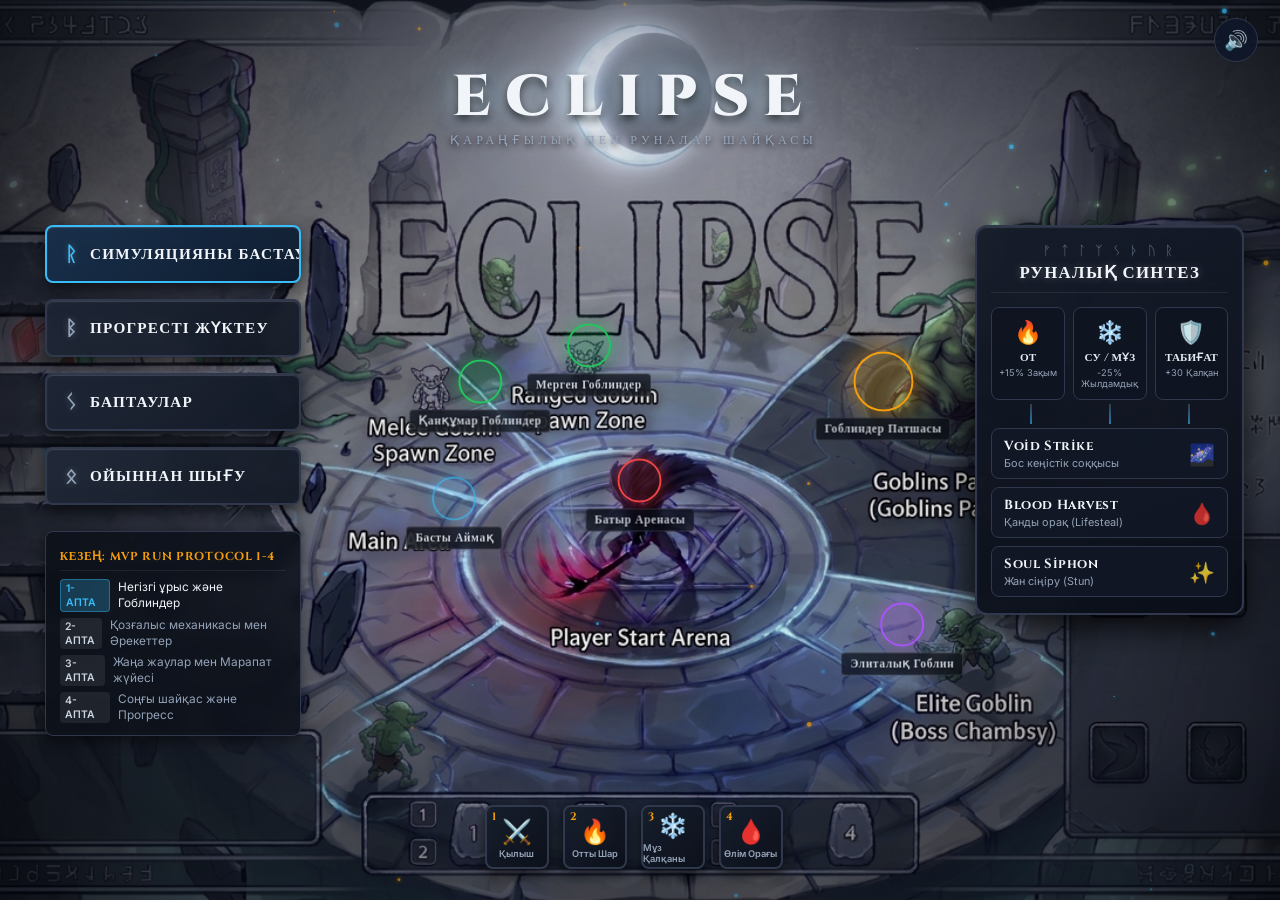
<file: WebMenu/index.html>
<!DOCTYPE html>
<html lang="kk">
<head>
  <meta charset="UTF-8">
  <meta name="viewport" content="width=device-width, initial-scale=1.0">
  <title>ECLIPSE - Басты Мәзір (Main Menu)</title>
  <meta name="description" content="Eclipse dark fantasy roguelike ойынының интерактивті басты мәзірі. Толық қазақ тіліндегі баптаулар, руналар және арена аймақтары.">
  <link rel="preconnect" href="https://fonts.googleapis.com">
  <link rel="preconnect" href="https://fonts.gstatic.com" crossorigin>
  <link href="https://fonts.googleapis.com/css2?family=Cinzel:wght@600;700;900&family=Inter:wght@400;500;600;700&display=swap" rel="stylesheet">
  <link rel="stylesheet" href="style.css">
</head>
<body>
  <!-- Аудио синтезаторды іске қосуға арналған дыбыс түймесі -->
  <button id="soundToggleBtn" class="sound-toggle-btn" title="Дыбысты қосу/өшіру">
    <span id="soundIcon">🔊</span>
  </button>

  <!-- Бөлшектер мен сиқырлы әсерлер кенебі -->
  <canvas id="fxCanvas"></canvas>

  <div class="menu-container">
    <!-- Артқы фондық сурет -->
    <div class="background-wrapper">
      <img src="Eclipse_Menu_Background.jpg" alt="Eclipse Background" id="bgImage" class="bg-image">
      <div class="moon-glow"></div>
      <div class="vignette-overlay"></div>
    </div>

    <!-- Төбедегі логотип -->
    <header class="title-header">
      <h1 class="game-title">ECLIPSE</h1>
      <p class="game-subtitle">ҚАРАҢҒЫЛЫҚ ПЕН РУНАЛАР ШАЙҚАСЫ</p>
    </header>

    <!-- СОЛ ЖАҚ МӘЗІР БАТЫРМАЛАРЫ -->
    <nav class="left-nav" aria-label="Басты мәзір">
      <button id="btnRunSim" class="stone-btn primary-btn" data-action="run-sim">
        <span class="btn-rune">ᚱ</span>
        <span class="btn-text">СИМУЛЯЦИЯНЫ БАСТАУ</span>
        <span class="btn-glow"></span>
      </button>

      <button id="btnLoadProgress" class="stone-btn" data-action="load-progress">
        <span class="btn-rune">ᛒ</span>
        <span class="btn-text">ПРОГРЕСТІ ЖҮКТЕУ</span>
        <span class="btn-glow"></span>
      </button>

      <button id="btnSettings" class="stone-btn" data-action="settings">
        <span class="btn-rune">ᛊ</span>
        <span class="btn-text">БАПТАУЛАР</span>
        <span class="btn-glow"></span>
      </button>

      <button id="btnQuit" class="stone-btn quit-btn" data-action="quit">
        <span class="btn-rune">ᛟ</span>
        <span class="btn-text">ОЙЫННАН ШЫҒУ</span>
        <span class="btn-glow"></span>
      </button>

      <!-- Төменгі сол жақ - Scope / Жол картасы -->
      <div id="scopePanel" class="scope-panel" title="Толық жол картасын көру үшін басыңыз">
        <div class="scope-header">
          <span class="scope-tag">КЕЗЕҢ: MVP RUN PROTOCOL 1-4</span>
        </div>
        <ul class="scope-list">
          <li class="active-week"><span class="week-badge">1-АПТА</span> Негізгі ұрыс және Гоблиндер</li>
          <li><span class="week-badge">2-АПТА</span> Қозғалыс механикасы мен Әрекеттер</li>
          <li><span class="week-badge">3-АПТА</span> Жаңа жаулар мен Марапат жүйесі</li>
          <li><span class="week-badge">4-АПТА</span> Соңғы шайқас және Прогресс</li>
        </ul>
      </div>
    </nav>

    <!-- ОРТАЛЫҚ АРЕНА ИНТЕРАКТИВТІ АЙМАҚТАРЫ (HOTSPOTS) -->
    <div class="arena-hotspots-container">
      <!-- 1. Ойыншы бастау алаңы (Center) -->
      <div id="spotPlayer" class="arena-hotspot spot-player" data-target="player">
        <div class="hotspot-pulse player-pulse"></div>
        <div class="hotspot-label">Батыр Аренасы</div>
      </div>

      <!-- 2. Басты Аймақ (Main Area) -->
      <div id="spotMainArea" class="arena-hotspot spot-main" data-target="main-area">
        <div class="hotspot-pulse"></div>
        <div class="hotspot-label">Басты Аймақ</div>
      </div>

      <!-- 3. Жақыннан шабуылдайтын гоблиндер (Melee) -->
      <div id="spotMelee" class="arena-hotspot spot-melee" data-target="melee">
        <div class="hotspot-pulse goblin-pulse"></div>
        <div class="hotspot-label">Қанқұмар Гоблиндер</div>
      </div>

      <!-- 4. Алыстан шабуылдайтын гоблиндер (Ranged) -->
      <div id="spotRanged" class="arena-hotspot spot-ranged" data-target="ranged">
        <div class="hotspot-pulse goblin-pulse"></div>
        <div class="hotspot-label">Мерген Гоблиндер</div>
      </div>

      <!-- 5. Гоблиндер Патшасы (Boss Goblins Patshasy) -->
      <div id="spotBoss" class="arena-hotspot spot-boss" data-target="boss">
        <div class="hotspot-pulse boss-pulse"></div>
        <div class="hotspot-label">Гоблиндер Патшасы</div>
      </div>

      <!-- 6. Элиталық Гоблин (Mini Boss) -->
      <div id="spotElite" class="arena-hotspot spot-elite" data-target="elite">
        <div class="hotspot-pulse elite-pulse"></div>
        <div class="hotspot-label">Элиталық Гоблин</div>
      </div>
    </div>

    <!-- ТӨМЕНГІ ОРТАЛЫҚ ҚАРУ-ЖАРАҚ СЛОТТАРЫ [1] [2] [3] [4] -->
    <div class="bottom-slots-bar" aria-label="Жауынгерлік слоттар">
      <div class="slot-item" data-slot="1" title="1-слот: Қараңғы Қылыш">
        <span class="slot-number">1</span>
        <span class="slot-icon">⚔️</span>
        <span class="slot-name">Қылыш</span>
      </div>
      <div class="slot-item" data-slot="2" title="2-слот: Отты Шар">
        <span class="slot-number">2</span>
        <span class="slot-icon">🔥</span>
        <span class="slot-name">Отты Шар</span>
      </div>
      <div class="slot-item" data-slot="3" title="3-слот: Мұз Қалқаны">
        <span class="slot-number">3</span>
        <span class="slot-icon">❄️</span>
        <span class="slot-name">Мұз Қалқаны</span>
      </div>
      <div class="slot-item" data-slot="4" title="4-слот: Өлім Орағы">
        <span class="slot-number">4</span>
        <span class="slot-icon">🩸</span>
        <span class="slot-name">Өлім Орағы</span>
      </div>
    </div>

    <!-- ОҢ ЖАҚ: ЕЖЕЛГІ ТАС ТАҚТА - РУНАЛЫҚ АЛХИМИЯ МАТРИЦАСЫ -->
    <aside class="right-monolith" aria-label="Руналық матрица">
      <div class="monolith-header">
        <div class="monolith-runes">ᚠ ᛏ ᛚ ᛉ ᛊ ᚦ ᚢ ᚱ</div>
        <h2 class="monolith-title">РУНАЛЫҚ СИНТЕЗ</h2>
      </div>

      <div class="matrix-grid">
        <!-- Жоғарғы Негізгі 3 Элемент -->
        <div class="elements-tier">
          <div id="runeFire" class="rune-card rune-fire" data-rune="fire">
            <div class="rune-symbol">🔥</div>
            <span class="rune-name">ОТ</span>
            <span class="rune-bonus">+15% Зақым</span>
          </div>

          <div id="runeWater" class="rune-card rune-water" data-rune="water">
            <div class="rune-symbol">❄️</div>
            <span class="rune-name">СУ / МҰЗ</span>
            <span class="rune-bonus">-25% Жылдамдық</span>
          </div>

          <div id="runeNature" class="rune-card rune-nature" data-rune="nature">
            <div class="rune-symbol">🛡️</div>
            <span class="rune-name">ТАБИҒАТ</span>
            <span class="rune-bonus">+30 Қалқан</span>
          </div>
        </div>

        <!-- Байланыстырушы сызықтар -->
        <div class="matrix-connectors">
          <div class="connector-line line-1"></div>
          <div class="connector-line line-2"></div>
          <div class="connector-line line-3"></div>
        </div>

        <!-- Төменгі 3 Біріккен Сиқыр (Fusions) -->
        <div class="fusions-tier">
          <div id="runeVoid" class="fusion-card fusion-void" data-fusion="void">
            <div class="fusion-glow"></div>
            <div class="fusion-icon">🌌</div>
            <span class="fusion-name">Void Strike</span>
            <span class="fusion-desc">Бос кеңістік соққысы</span>
          </div>

          <div id="runeBlood" class="fusion-card fusion-blood" data-fusion="blood">
            <div class="fusion-glow"></div>
            <div class="fusion-icon">🩸</div>
            <span class="fusion-name">Blood Harvest</span>
            <span class="fusion-desc">Қанды орақ (Lifesteal)</span>
          </div>

          <div id="runeSoul" class="fusion-card fusion-soul" data-fusion="soul">
            <div class="fusion-glow"></div>
            <div class="fusion-icon">✨</div>
            <span class="fusion-name">Soul Siphon</span>
            <span class="fusion-desc">Жан сіңіру (Stun)</span>
          </div>
        </div>
      </div>
    </aside>
  </div>

  <!-- ЖҮКТЕЛГЕН КҮЙДЕГІ ИНСПЕКТОР / ҚАЛҚЫМАЛЫ ТҮСІНДІРМЕ (TOOLTIP) -->
  <div id="tooltip" class="floating-tooltip">
    <div id="tooltipTitle" class="tooltip-title">Аймақ атауы</div>
    <div id="tooltipDesc" class="tooltip-desc">Сипаттамасы</div>
    <div id="tooltipStats" class="tooltip-stats">Статистикасы</div>
  </div>

  <!-- МОДАЛЬДІ ТЕРЕЗЕЛЕР ЖҮЙЕСІ (POPUPS) -->
  <div id="modalBackdrop" class="modal-backdrop">
    <!-- 1. БАПТАУЛАР МОДАЛІ -->
    <div id="modalSettings" class="modal-window">
      <div class="modal-header">
        <h3 class="modal-title">⚙️ ОЙЫН БАПТАУЛАРЫ</h3>
        <button class="modal-close-btn" data-close="modalSettings">✕</button>
      </div>
      <div class="modal-body">
        <div class="setting-group">
          <label for="masterVolume">Жалпы дыбыс деңгейі (Master Volume): <span id="masterVolVal">80%</span></label>
          <input type="range" id="masterVolume" min="0" max="100" value="80" class="game-slider">
        </div>

        <div class="setting-group">
          <label for="sfxVolume">Эффектілер дыбысы (SFX): <span id="sfxVolVal">90%</span></label>
          <input type="range" id="sfxVolume" min="0" max="100" value="90" class="game-slider">
        </div>

        <div class="setting-group">
          <label for="musicVolume">Музыка дыбысы (Music): <span id="musicVolVal">70%</span></label>
          <input type="range" id="musicVolume" min="0" max="100" value="70" class="game-slider">
        </div>

        <div class="setting-row">
          <span>Толық экран режимі (Fullscreen):</span>
          <button id="toggleFullscreen" class="toggle-btn active">ҚОСУЛЫ</button>
        </div>

        <div class="setting-row">
          <span>Графика сапасы:</span>
          <select id="graphicsQuality" class="game-select">
            <option value="ultra" selected>УЛЬТРА (Ultra 60FPS)</option>
            <option value="high">ЖОҒАРЫ (High)</option>
            <option value="medium">ОРТАША (Medium)</option>
          </select>
        </div>

        <div class="setting-row">
          <span>Ойын тілі:</span>
          <span class="active-language">🇰🇿 Қазақ тілі (Таңдалған)</span>
        </div>
      </div>
      <div class="modal-footer">
        <button class="action-btn save-btn" data-close="modalSettings">САҚТАУ ЖӘНЕ ЖАБУ</button>
      </div>
    </div>

    <!-- 2. ПРОГРЕСТІ ЖҮКТЕУ МОДАЛІ -->
    <div id="modalLoadProgress" class="modal-window">
      <div class="modal-header">
        <h3 class="modal-title">💾 ПРОГРЕСТІ ЖҮКТЕУ</h3>
        <button class="modal-close-btn" data-close="modalLoadProgress">✕</button>
      </div>
      <div class="modal-body">
        <p class="modal-subtitle">Жалғастыру үшін сақталған слотты таңдаңыз:</p>
        <div class="save-slots-list">
          <div class="save-slot-card selected" data-save="1">
            <div class="slot-badge">СЛОТ 1 [НЕГІЗГІ]</div>
            <div class="slot-details">
              <strong>Қараңғы Батыр - 5-Деңгей</strong>
              <div class="slot-sub">Тірі қалған уақыт: 14 мин 20 сек | 2,450 Алтын | 8 Руна</div>
            </div>
            <span class="slot-check">✓</span>
          </div>

          <div class="save-slot-card" data-save="2">
            <div class="slot-badge">СЛОТ 2</div>
            <div class="slot-details">
              <strong>Қараңғы Батыр - 2-Деңгей</strong>
              <div class="slot-sub">Тірі қалған уақыт: 05 мин 12 сек | 680 Алтын | 3 Руна</div>
            </div>
            <span class="slot-check"></span>
          </div>

          <div class="save-slot-card empty" data-save="3">
            <div class="slot-badge">СЛОТ 3</div>
            <div class="slot-details">
              <strong>[Бос слот - Жаңа Ойын]</strong>
              <div class="slot-sub">Жаңа шытырман оқиғаны нөлден бастау</div>
            </div>
            <span class="slot-check"></span>
          </div>
        </div>
      </div>
      <div class="modal-footer">
        <button id="btnLoadSelectedSave" class="action-btn primary-btn">ОЙЫНДЫ ЖҮКТЕУ ЖӘНЕ БАСТАУ</button>
      </div>
    </div>

    <!-- 3. ОЙЫННАН ШЫҒУ МОДАЛІ -->
    <div id="modalQuit" class="modal-window quit-modal">
      <div class="modal-header">
        <h3 class="modal-title">⚠️ ОЙЫННАН ШЫҒУ</h3>
        <button class="modal-close-btn" data-close="modalQuit">✕</button>
      </div>
      <div class="modal-body text-center">
        <p class="quit-text">Ойыннан шығуға сенімдісіз бе?</p>
        <p class="quit-sub">Барлық ағымдағы сақталмаған деректер жоғалуы мүмкін.</p>
      </div>
      <div class="modal-footer button-row">
        <button id="btnConfirmQuit" class="action-btn danger-btn">ИӘ, ШЫҒУ</button>
        <button class="action-btn cancel-btn" data-close="modalQuit">ЖОҚ, ОРАЛУ</button>
      </div>
    </div>

    <!-- 4. ТОЛЫҚ АҚПАРАТ МОДАЛІ (АРЕНА ЖӘНЕ РУНАЛАР) -->
    <div id="modalInfo" class="modal-window info-modal">
      <div class="modal-header">
        <h3 id="infoModalTitle" class="modal-title">АҚПАРАТ</h3>
        <button class="modal-close-btn" data-close="modalInfo">✕</button>
      </div>
      <div class="modal-body">
        <div id="infoModalBody" class="info-modal-desc">Толық ақпарат мәтіні</div>
        <div class="info-stats-box">
          <span class="stats-label">📊 Жауынгерлік параметрлер:</span>
          <p id="infoModalStats" class="stats-text">Параметрлер</p>
        </div>
      </div>
      <div class="modal-footer">
        <button class="action-btn primary-btn" data-close="modalInfo">ТҮСІНІКТІ</button>
      </div>
    </div>
  </div>

  <!-- СИМУЛЯЦИЯНЫ ҚОСУ ЭКРАНЫ (LAUNCH OVERLAY) -->
  <div id="simulationOverlay" class="simulation-overlay">
    <div class="simulation-content">
      <div class="simulation-spinner"></div>
      <h2 class="sim-title">СИМУЛЯЦИЯ ДАЙЫНДАЛУДА...</h2>
      <p class="sim-status">Арена генерациясы: Гоблиндер орналасуда, руналар оянуда...</p>
      <div class="sim-progress-bar">
        <div id="simProgressFill" class="sim-progress-fill"></div>
      </div>
      <div id="simPercent" class="sim-percent">0%</div>
      <button id="btnCancelSim" class="action-btn cancel-btn">ТОҚТАТУ</button>
    </div>
  </div>

  <script src="main.js"></script>
</body>
</html>
</file>
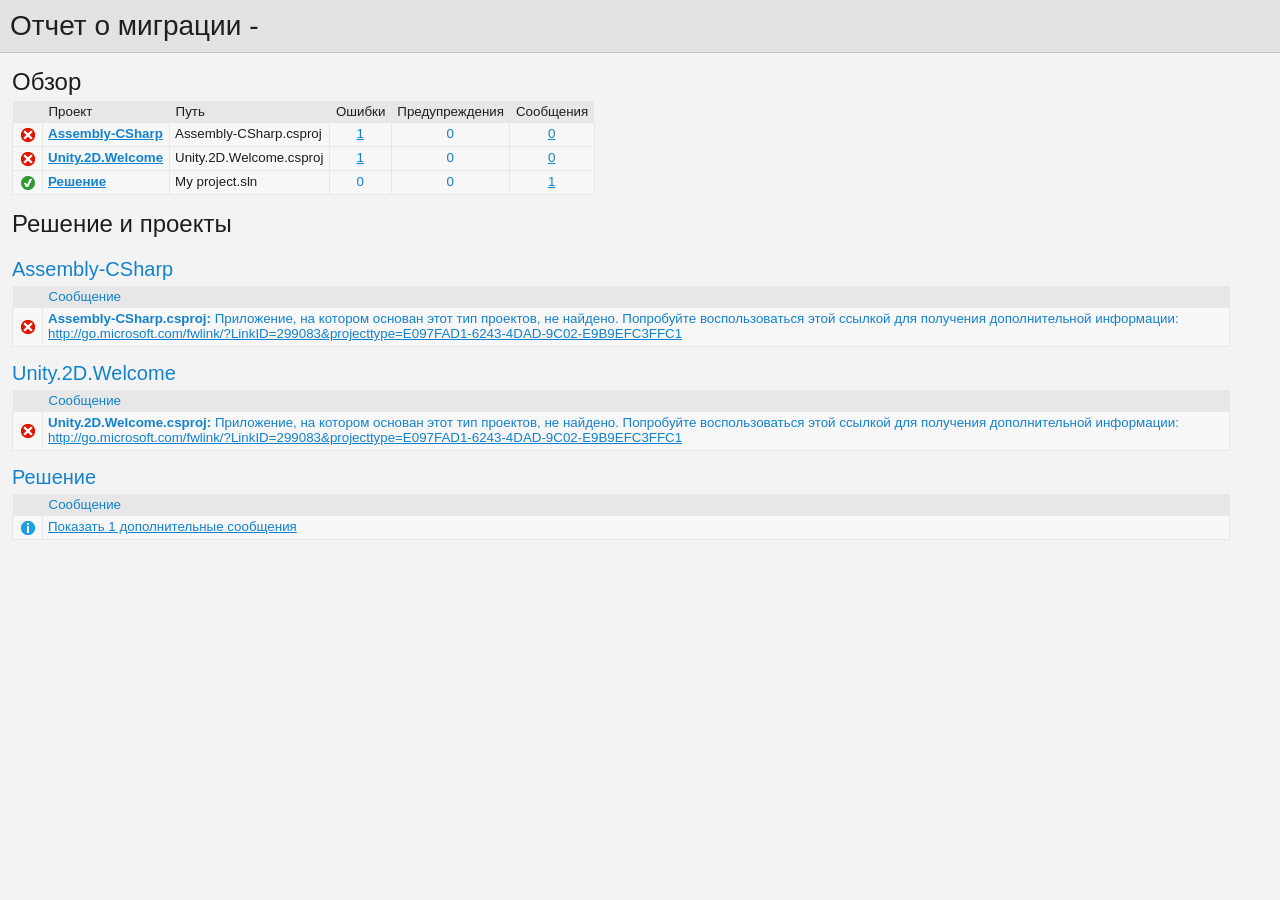
<file: UpgradeLog.htm>
﻿<!DOCTYPE html>
<!-- saved from url=(0014)about:internet -->
 <html xmlns:msxsl="urn:schemas-microsoft-com:xslt"><head><meta content="en-us" http-equiv="Content-Language" /><meta content="text/html; charset=utf-16" http-equiv="Content-Type" /><title _locID="ConversionReport0">
          Отчет о переносе
        </title><style> 
                    /* Body style, for the entire document */
                    body
                    {
                        background: #F3F3F4;
                        color: #1E1E1F;
                        font-family: "Segoe UI", Tahoma, Geneva, Verdana, sans-serif;
                        padding: 0;
                        margin: 0;
                    }

                    /* Header1 style, used for the main title */
                    h1
                    {
                        padding: 10px 0px 10px 10px;
                        font-size: 21pt;
                        background-color: #E2E2E2;
                        border-bottom: 1px #C1C1C2 solid; 
                        color: #201F20;
                        margin: 0;
                        font-weight: normal;
                    }

                    /* Header2 style, used for "Overview" and other sections */
                    h2
                    {
                        font-size: 18pt;
                        font-weight: normal;
                        padding: 15px 0 5px 0;
                        margin: 0;
                    }

                    /* Header3 style, used for sub-sections, such as project name */
                    h3
                    {
                        font-weight: normal;
                        font-size: 15pt;
                        margin: 0;
                        padding: 15px 0 5px 0;
                        background-color: transparent;
                    }

                    /* Color all hyperlinks one color */
                    a
                    {
                        color: #1382CE;
                    }

                    /* Table styles */ 
                    table
                    {
                        border-spacing: 0 0;
                        border-collapse: collapse;
                        font-size: 10pt;
                    }

                    table th
                    {
                        background: #E7E7E8;
                        text-align: left;
                        text-decoration: none;
                        font-weight: normal;
                        padding: 3px 6px 3px 6px;
                    }

                    table td
                    {
                        vertical-align: top;
                        padding: 3px 6px 5px 5px;
                        margin: 0px;
                        border: 1px solid #E7E7E8;
                        background: #F7F7F8;
                    }

                    /* Local link is a style for hyperlinks that link to file:/// content, there are lots so color them as 'normal' text until the user mouse overs */
                    .localLink
                    {
                        color: #1E1E1F;
                        background: #EEEEED;
                        text-decoration: none;
                    }

                    .localLink:hover
                    {
                        color: #1382CE;
                        background: #FFFF99;
                        text-decoration: none;
                    }

                    /* Center text, used in the over views cells that contain message level counts */ 
                    .textCentered
                    {
                        text-align: center;
                    }

                    /* The message cells in message tables should take up all avaliable space */
                    .messageCell
                    {
                        width: 100%;
                    }

                    /* Padding around the content after the h1 */ 
                    #content 
                    {
	                    padding: 0px 12px 12px 12px; 
                    }

                    /* The overview table expands to width, with a max width of 97% */ 
                    #overview table
                    {
                        width: auto;
                        max-width: 75%; 
                    }

                    /* The messages tables are always 97% width */
                    #messages table
                    {
                        width: 97%;
                    }

                    /* All Icons */
                    .IconSuccessEncoded, .IconInfoEncoded, .IconWarningEncoded, .IconErrorEncoded
                    {
                        min-width:18px;
                        min-height:18px; 
                        background-repeat:no-repeat;
                        background-position:center;
                    }

                    /* Success icon encoded */
                    .IconSuccessEncoded
                    {
                        /* Note: Do not delete the comment below. It is used to verify the correctness of the encoded image resource below before the product is released */
                        /* [---XsltValidateInternal-Base64EncodedImage:IconSuccess#Begin#background-image: url(data:image/png;base64,#Separator#);#End#] */
                        background-image: url([data-uri]);
                    }

                    /* Information icon encoded */
                    .IconInfoEncoded
                    {
                        /* Note: Do not delete the comment below. It is used to verify the correctness of the encoded image resource below before the product is released */
                        /* [---XsltValidateInternal-Base64EncodedImage:IconInformation#Begin#background-image: url(data:image/png;base64,#Separator#);#End#] */
                        background-image: url([data-uri]);
                    }

                    /* Warning icon encoded */
                    .IconWarningEncoded
                    {
                        /* Note: Do not delete the comment below. It is used to verify the correctness of the encoded image resource below before the product is released */
                        /* [---XsltValidateInternal-Base64EncodedImage:IconWarning#Begin#background-image: url(data:image/png;base64,#Separator#);#End#] */
                        background-image: url([data-uri]);
                    }

                    /* Error icon encoded */
                    .IconErrorEncoded
                    {
                        /* Note: Do not delete the comment below. It is used to verify the correctness of the encoded image resource below before the product is released */
                        /* [---XsltValidateInternal-Base64EncodedImage:IconError#Begin#background-image: url(data:image/png;base64,#Separator#);#End#] */
                        background-image: url([data-uri]);
                    }
                 </style><script type="text/javascript" language="javascript"> 
          
            // Startup 
            // Hook up the the loaded event for the document/window, to linkify the document content
            var startupFunction = function() { linkifyElement("messages"); };
            
            if(window.attachEvent)
            {
              window.attachEvent('onload', startupFunction);
            }
            else if (window.addEventListener) 
            {
              window.addEventListener('load', startupFunction, false);
            }
            else 
            {
              document.addEventListener('load', startupFunction, false);
            } 
            
            // Toggles the visibility of table rows with the specified name 
            function toggleTableRowsByName(name)
            {
               var allRows = document.getElementsByTagName('tr');
               for (i=0; i < allRows.length; i++)
               {
                  var currentName = allRows[i].getAttribute('name');
                  if(!!currentName && currentName.indexOf(name) == 0)
                  {
                      var isVisible = allRows[i].style.display == ''; 
                      isVisible ? allRows[i].style.display = 'none' : allRows[i].style.display = '';
                  }
               }
            }
            
            function scrollToFirstVisibleRow(name) 
            {
               var allRows = document.getElementsByTagName('tr');
               for (i=0; i < allRows.length; i++)
               {
                  var currentName = allRows[i].getAttribute('name');
                  var isVisible = allRows[i].style.display == ''; 
                  if(!!currentName && currentName.indexOf(name) == 0 && isVisible)
                  {
                     allRows[i].scrollIntoView(true); 
                     return true; 
                  }
               }
               
               return false;
            }
            
            // Linkifies the specified text content, replaces candidate links with html links 
            function linkify(text)
            {
                 if(!text || 0 === text.length)
                 {
                     return text; 
                 }

                 // Find http, https and ftp links and replace them with hyper links 
                 var urlLink = /(http|https|ftp)\:\/\/[a-zA-Z0-9\-\.]+(:[a-zA-Z0-9]*)?\/?([a-zA-Z0-9\-\._\?\,\/\\\+&%\$#\=~;\{\}])*/gi;
                 
                 return text.replace(urlLink, '<a href="$&">$&</a>') ;
            }
            
            // Linkifies the specified element by ID
            function linkifyElement(id)
            {
                var element = document.getElementById(id);
                if(!!element)
                {
                  element.innerHTML = linkify(element.innerHTML); 
                }
            }
            
            function ToggleMessageVisibility(projectName)
            {
              if(!projectName || 0 === projectName.length)
              {
                return; 
              }
              
              toggleTableRowsByName("MessageRowClass" + projectName);
              toggleTableRowsByName('MessageRowHeaderShow' + projectName);
              toggleTableRowsByName('MessageRowHeaderHide' + projectName); 
            }
            
            function ScrollToFirstVisibleMessage(projectName)
            {
              if(!projectName || 0 === projectName.length)
              {
                return; 
              }
              
              // First try the 'Show messages' row
              if(!scrollToFirstVisibleRow('MessageRowHeaderShow' + projectName))
              {
                // Failed to find a visible row for 'Show messages', try an actual message row 
                scrollToFirstVisibleRow('MessageRowClass' + projectName); 
              }
            }
           </script></head><body><h1 _locID="ConversionReport">
          Отчет о миграции - </h1><div id="content"><h2 _locID="OverviewTitle">Обзор</h2><div id="overview"><table><tr><th></th><th _locID="ProjectTableHeader">Проект</th><th _locID="PathTableHeader">Путь</th><th _locID="ErrorsTableHeader">Ошибки</th><th _locID="WarningsTableHeader">Предупреждения</th><th _locID="MessagesTableHeader">Сообщения</th></tr><tr><td class="IconErrorEncoded" /><td><strong><a href="#Assembly-CSharp">Assembly-CSharp</a></strong></td><td>Assembly-CSharp.csproj</td><td class="textCentered"><a href="#Assembly-CSharpError">1</a></td><td class="textCentered"><a>0</a></td><td class="textCentered"><a href="#">0</a></td></tr><tr><td class="IconErrorEncoded" /><td><strong><a href="#Unity.2D.Welcome">Unity.2D.Welcome</a></strong></td><td>Unity.2D.Welcome.csproj</td><td class="textCentered"><a href="#Unity.2D.WelcomeError">1</a></td><td class="textCentered"><a>0</a></td><td class="textCentered"><a href="#">0</a></td></tr><tr><td class="IconSuccessEncoded" /><td><strong><a href="#Solution"><span _locID="OverviewSolutionSpan">Решение</span></a></strong></td><td>My project.sln</td><td class="textCentered"><a>0</a></td><td class="textCentered"><a>0</a></td><td class="textCentered"><a href="#" onclick="ScrollToFirstVisibleMessage('Solution'); return false;">1</a></td></tr></table></div><h2 _locID="SolutionAndProjectsTitle">Решение и проекты</h2><div id="messages"><a name="Assembly-CSharp" /><h3>Assembly-CSharp</h3><table><tr id="Assembly-CSharpHeaderRow"><th></th><th class="messageCell" _locID="MessageTableHeader">Сообщение</th></tr><tr name="ErrorRowClassAssembly-CSharp"><td class="IconErrorEncoded"><a name="Assembly-CSharpError" /></td><td class="messageCell"><strong>Assembly-CSharp.csproj:
        </strong><span>Приложение, на котором основан этот тип проектов, не найдено. Попробуйте воспользоваться этой ссылкой для получения дополнительной информации: http://go.microsoft.com/fwlink/?LinkID=299083&amp;projecttype=E097FAD1-6243-4DAD-9C02-E9B9EFC3FFC1</span></td></tr></table><a name="Unity.2D.Welcome" /><h3>Unity.2D.Welcome</h3><table><tr id="Unity.2D.WelcomeHeaderRow"><th></th><th class="messageCell" _locID="MessageTableHeader">Сообщение</th></tr><tr name="ErrorRowClassUnity.2D.Welcome"><td class="IconErrorEncoded"><a name="Unity.2D.WelcomeError" /></td><td class="messageCell"><strong>Unity.2D.Welcome.csproj:
        </strong><span>Приложение, на котором основан этот тип проектов, не найдено. Попробуйте воспользоваться этой ссылкой для получения дополнительной информации: http://go.microsoft.com/fwlink/?LinkID=299083&amp;projecttype=E097FAD1-6243-4DAD-9C02-E9B9EFC3FFC1</span></td></tr></table><a name="Solution" /><h3 _locID="ProjectDisplayNameHeader">Решение</h3><table><tr id="SolutionHeaderRow"><th></th><th class="messageCell" _locID="MessageTableHeader">Сообщение</th></tr><tr name="MessageRowHeaderShowSolution"><td class="IconInfoEncoded" /><td class="messageCell"><a _locID="ShowAdditionalMessages" href="#" name="SolutionMessage" onclick="ToggleMessageVisibility('Solution'); return false;">
          Показать 1 дополнительные сообщения
        </a></td></tr><tr name="MessageRowClassSolution" style="display: none"><td class="IconInfoEncoded"><a name="SolutionMessage" /></td><td class="messageCell"><strong>My project.sln:
        </strong><span>Для файла решения не требуется перенос.</span></td></tr><tr style="display: none" name="MessageRowHeaderHideSolution"><td class="IconInfoEncoded" /><td class="messageCell"><a _locID="HideAdditionalMessages" href="#" name="SolutionMessage" onclick="ToggleMessageVisibility('Solution'); return false;">
          Скрыть 1 дополнительные сообщения
        </a></td></tr></table></div></div></body></html>
</file>
<file: WebMenu/style.css>
/* ==========================================================================
   ECLIPSE MAIN MENU - PREMIUM DARK FANTASY STYLESHEET
   ========================================================================== */

:root {
  --bg-dark: #07090e;
  --bg-surface: #0f131c;
  --bg-card: rgba(18, 24, 36, 0.88);
  --border-stone: #2f384c;
  --border-stone-light: #475569;
  
  --color-gold: #f59e0b;
  --color-gold-glow: rgba(245, 158, 11, 0.4);
  
  --color-fire: #ef4444;
  --color-fire-glow: rgba(239, 68, 68, 0.5);
  
  --color-water: #38bdf8;
  --color-water-glow: rgba(56, 189, 248, 0.5);
  
  --color-nature: #10b981;
  --color-nature-glow: rgba(16, 185, 129, 0.5);
  
  --color-void: #c084fc;
  --color-void-glow: rgba(192, 132, 252, 0.5);
  
  --text-main: #f1f5f9;
  --text-muted: #94a3b8;
  
  --font-heading: 'Cinzel', serif;
  --font-body: 'Inter', sans-serif;
  
  --transition-fast: 0.15s ease;
  --transition-smooth: 0.28s cubic-bezier(0.16, 1, 0.3, 1);
  --transition-spring: 0.4s cubic-bezier(0.34, 1.45, 0.64, 1);
}

* {
  margin: 0;
  padding: 0;
  box-sizing: border-box;
  user-select: none;
}

html, body {
  width: 100%;
  height: 100%;
  overflow: hidden;
  background-color: var(--bg-dark);
  font-family: var(--font-body);
  color: var(--text-main);
}

/* Бөлшектер және сиқырлы әсерлер кенебі */
#fxCanvas {
  position: fixed;
  top: 0;
  left: 0;
  width: 100vw;
  height: 100vh;
  pointer-events: none;
  z-index: 5;
}

/* Дыбыс түймесі */
.sound-toggle-btn {
  position: fixed;
  top: 18px;
  right: 22px;
  z-index: 100;
  background: rgba(15, 23, 42, 0.85);
  border: 1px solid var(--border-stone);
  color: #fff;
  font-size: 1.2rem;
  width: 44px;
  height: 44px;
  border-radius: 50%;
  cursor: pointer;
  display: flex;
  align-items: center;
  justify-content: center;
  backdrop-filter: blur(8px);
  transition: transform var(--transition-fast), border-color var(--transition-fast);
}

.sound-toggle-btn:hover {
  transform: scale(1.1);
  border-color: var(--color-gold);
}

/* Басты контейнер */
.menu-container {
  position: relative;
  width: 100vw;
  height: 100vh;
  max-width: 1920px;
  max-height: 1080px;
  margin: 0 auto;
  overflow: hidden;
}

/* Фондық сурет және атмосфера */
.background-wrapper {
  position: absolute;
  top: 0;
  left: 0;
  width: 100%;
  height: 100%;
  z-index: 1;
}

.bg-image {
  width: 100%;
  height: 100%;
  object-fit: cover;
  object-position: center;
  filter: contrast(106%) brightness(95%);
}

.moon-glow {
  position: absolute;
  top: 6%;
  left: 49.5%;
  transform: translate(-50%, -50%);
  width: 180px;
  height: 180px;
  border-radius: 50%;
  background: radial-gradient(circle, rgba(220, 235, 255, 0.35) 0%, rgba(180, 205, 255, 0.1) 45%, transparent 70%);
  filter: blur(16px);
  pointer-events: none;
  animation: moonPulse 6s ease-in-out infinite alternate;
}

@keyframes moonPulse {
  0% { transform: translate(-50%, -50%) scale(0.9); opacity: 0.6; }
  100% { transform: translate(-50%, -50%) scale(1.15); opacity: 0.95; }
}

.vignette-overlay {
  position: absolute;
  inset: 0;
  background: radial-gradient(circle at center, transparent 40%, rgba(5, 7, 12, 0.75) 100%);
  pointer-events: none;
}

/* Төбедегі тақырып */
.title-header {
  position: absolute;
  top: 6.5%;
  left: 49.5%;
  transform: translateX(-50%);
  text-align: center;
  z-index: 10;
  pointer-events: none;
}

.game-title {
  font-family: var(--font-heading);
  font-size: clamp(2.4rem, 4.5vw, 4.2rem);
  font-weight: 900;
  letter-spacing: 0.25em;
  color: #f1f5f9;
  text-shadow: 
    0 0 20px rgba(255, 255, 255, 0.45),
    0 0 40px rgba(56, 189, 248, 0.3),
    0 4px 8px rgba(0, 0, 0, 0.9);
}

.game-subtitle {
  font-family: var(--font-heading);
  font-size: 0.75rem;
  letter-spacing: 0.35em;
  color: #94a3b8;
  margin-top: -4px;
  text-shadow: 0 2px 6px #000;
}

/* ==========================================================================
   СОЛ ЖАҚ МӘЗІР БАТЫРМАЛАРЫ (STONE BUTTONS)
   ========================================================================== */

.left-nav {
  position: absolute;
  top: 25%;
  left: 3.5%;
  width: 20%;
  min-width: 240px;
  max-width: 320px;
  display: flex;
  flex-direction: column;
  gap: 16px;
  z-index: 15;
}

.stone-btn {
  position: relative;
  width: 100%;
  height: 58px;
  background: linear-gradient(135deg, rgba(30, 38, 54, 0.92) 0%, rgba(18, 24, 36, 0.94) 100%);
  border: 2px solid var(--border-stone);
  border-radius: 8px;
  color: var(--text-main);
  font-family: var(--font-heading);
  font-size: 0.95rem;
  font-weight: 700;
  letter-spacing: 0.08em;
  cursor: pointer;
  display: flex;
  align-items: center;
  padding: 0 18px;
  gap: 12px;
  box-shadow: 
    0 6px 16px rgba(0, 0, 0, 0.6),
    inset 0 1px 1px rgba(255, 255, 255, 0.15);
  backdrop-filter: blur(6px);
  transition: 
    transform var(--transition-fast), 
    border-color var(--transition-fast), 
    box-shadow var(--transition-fast),
    background var(--transition-fast);
  overflow: hidden;
}

.btn-rune {
  font-size: 1.25rem;
  color: #94a3b8;
  text-shadow: 0 0 6px rgba(148, 163, 184, 0.4);
  transition: color var(--transition-fast), transform var(--transition-fast);
}

.btn-text {
  flex: 1;
  text-align: left;
  white-space: nowrap;
}

.btn-glow {
  position: absolute;
  inset: 0;
  background: radial-gradient(circle at 50% 50%, rgba(56, 189, 248, 0.18), transparent 70%);
  opacity: 0;
  transition: opacity var(--transition-fast);
  pointer-events: none;
}

.stone-btn:hover {
  transform: translateX(6px) scale(1.02);
  border-color: #60a5fa;
  box-shadow: 
    0 8px 24px rgba(0, 0, 0, 0.8),
    0 0 15px rgba(96, 165, 250, 0.35),
    inset 0 1px 2px rgba(255, 255, 255, 0.3);
}

.stone-btn:hover .btn-rune {
  color: #38bdf8;
  transform: scale(1.15) rotate(4deg);
}

.stone-btn:hover .btn-glow {
  opacity: 1;
}

.stone-btn:active {
  transform: translateX(3px) scale(0.98);
}

.primary-btn {
  border-color: #38bdf8;
  background: linear-gradient(135deg, rgba(24, 48, 76, 0.95) 0%, rgba(14, 28, 48, 0.96) 100%);
}

.primary-btn .btn-rune {
  color: #38bdf8;
}

.primary-btn:hover {
  border-color: #93c5fd;
  box-shadow: 
    0 8px 24px rgba(0, 0, 0, 0.8),
    0 0 20px rgba(56, 189, 248, 0.55);
}

.quit-btn:hover {
  border-color: #f87171;
  box-shadow: 
    0 8px 24px rgba(0, 0, 0, 0.8),
    0 0 18px rgba(239, 68, 68, 0.45);
}

.quit-btn:hover .btn-rune {
  color: #ef4444;
}

/* Scope / Жол картасы панелі */
.scope-panel {
  margin-top: 10px;
  background: rgba(12, 16, 26, 0.88);
  border: 1px solid var(--border-stone);
  border-radius: 8px;
  padding: 12px 14px;
  cursor: pointer;
  box-shadow: 0 4px 14px rgba(0, 0, 0, 0.5);
  backdrop-filter: blur(8px);
  transition: border-color var(--transition-fast), transform var(--transition-fast);
}

.scope-panel:hover {
  border-color: var(--color-gold);
  transform: translateY(-2px);
}

.scope-header {
  margin-bottom: 8px;
  border-bottom: 1px solid rgba(255, 255, 255, 0.08);
  padding-bottom: 6px;
}

.scope-tag {
  font-family: var(--font-heading);
  font-size: 0.72rem;
  font-weight: 700;
  letter-spacing: 0.06em;
  color: var(--color-gold);
}

.scope-list {
  list-style: none;
  display: flex;
  flex-direction: column;
  gap: 6px;
}

.scope-list li {
  font-size: 0.74rem;
  color: var(--text-muted);
  display: flex;
  align-items: center;
  gap: 8px;
  line-height: 1.3;
}

.week-badge {
  background: rgba(255, 255, 255, 0.08);
  padding: 2px 5px;
  border-radius: 4px;
  font-size: 0.65rem;
  font-weight: 600;
  color: #cbd5e1;
}

.active-week {
  color: #f1f5f9 !important;
}

.active-week .week-badge {
  background: rgba(56, 189, 248, 0.25);
  color: #38bdf8;
  border: 1px solid rgba(56, 189, 248, 0.4);
}

/* ==========================================================================
   ОРТАЛЫҚ АРЕНА ИНТЕРАКТИВТІ АЙМАҚТАРЫ (HOTSPOTS)
   ========================================================================== */

.arena-hotspots-container {
  position: absolute;
  top: 0;
  left: 0;
  width: 100%;
  height: 100%;
  pointer-events: none;
  z-index: 12;
}

.arena-hotspot {
  position: absolute;
  pointer-events: auto;
  cursor: pointer;
  display: flex;
  flex-direction: column;
  align-items: center;
  justify-content: center;
  transition: transform var(--transition-smooth);
}

.hotspot-pulse {
  width: 44px;
  height: 44px;
  border-radius: 50%;
  border: 2px solid rgba(56, 189, 248, 0.6);
  background: rgba(56, 189, 248, 0.15);
  box-shadow: 0 0 15px rgba(56, 189, 248, 0.4);
  animation: radarWave 2.8s cubic-bezier(0.25, 1, 0.5, 1) infinite;
  transition: transform var(--transition-fast), background var(--transition-fast);
}

@keyframes radarWave {
  0% { transform: scale(0.8); opacity: 0.9; }
  50% { transform: scale(1.3); opacity: 0.4; }
  100% { transform: scale(0.8); opacity: 0.9; }
}

.hotspot-label {
  margin-top: 6px;
  font-family: var(--font-heading);
  font-size: 0.72rem;
  font-weight: 700;
  letter-spacing: 0.05em;
  color: #e2e8f0;
  background: rgba(10, 14, 22, 0.85);
  padding: 3px 8px;
  border-radius: 4px;
  border: 1px solid rgba(255, 255, 255, 0.15);
  text-shadow: 0 1px 3px #000;
  backdrop-filter: blur(4px);
  white-space: nowrap;
  opacity: 0.85;
  transition: opacity var(--transition-fast), transform var(--transition-fast);
}

.arena-hotspot:hover {
  transform: scale(1.12);
}

.arena-hotspot:hover .hotspot-pulse {
  border-color: #fff;
  background: rgba(255, 255, 255, 0.35);
  box-shadow: 0 0 25px rgba(255, 255, 255, 0.8);
}

.arena-hotspot:hover .hotspot-label {
  opacity: 1;
  color: #fff;
  border-color: var(--color-gold);
}

/* Координаталар суреттегі аймақтарға дәл сәйкестендірілген */
.spot-player {
  top: 55%;
  left: 50%;
  transform: translate(-50%, -50%);
}

.player-pulse {
  border-color: #ef4444;
  background: rgba(239, 68, 68, 0.2);
  box-shadow: 0 0 20px rgba(239, 68, 68, 0.6);
}

.spot-main {
  top: 57%;
  left: 35.5%;
  transform: translate(-50%, -50%);
}

.spot-melee {
  top: 44%;
  left: 37.5%;
  transform: translate(-50%, -50%);
}

.goblin-pulse {
  border-color: #22c55e;
  background: rgba(34, 197, 94, 0.2);
  box-shadow: 0 0 16px rgba(34, 197, 94, 0.5);
}

.spot-ranged {
  top: 40%;
  left: 46%;
  transform: translate(-50%, -50%);
}

.spot-boss {
  top: 44%;
  left: 69%;
  transform: translate(-50%, -50%);
}

.boss-pulse {
  width: 60px;
  height: 60px;
  border-color: #f59e0b;
  background: rgba(245, 158, 11, 0.25);
  box-shadow: 0 0 28px rgba(245, 158, 11, 0.65);
}

.spot-elite {
  top: 71%;
  left: 70.5%;
  transform: translate(-50%, -50%);
}

.elite-pulse {
  border-color: #a855f7;
  background: rgba(168, 85, 247, 0.25);
  box-shadow: 0 0 20px rgba(168, 85, 247, 0.55);
}

/* ==========================================================================
   ТӨМЕНГІ ОРТАЛЫҚ ҚАРУ-ЖАРАҚ СЛОТТАРЫ [1] [2] [3] [4]
   ========================================================================== */

.bottom-slots-bar {
  position: absolute;
  bottom: 3.5%;
  left: 49.5%;
  transform: translateX(-50%);
  display: flex;
  gap: 14px;
  z-index: 15;
}

.slot-item {
  position: relative;
  width: 64px;
  height: 64px;
  background: linear-gradient(135deg, rgba(22, 30, 44, 0.94) 0%, rgba(12, 16, 26, 0.96) 100%);
  border: 2px solid var(--border-stone);
  border-radius: 8px;
  display: flex;
  flex-direction: column;
  align-items: center;
  justify-content: center;
  cursor: pointer;
  box-shadow: 0 6px 14px rgba(0, 0, 0, 0.6);
  backdrop-filter: blur(6px);
  transition: transform var(--transition-fast), border-color var(--transition-fast), box-shadow var(--transition-fast);
}

.slot-number {
  position: absolute;
  top: 2px;
  left: 5px;
  font-family: var(--font-heading);
  font-size: 0.68rem;
  font-weight: 700;
  color: var(--color-gold);
}

.slot-icon {
  font-size: 1.5rem;
  margin-top: 2px;
}

.slot-name {
  font-size: 0.58rem;
  font-weight: 600;
  color: #94a3b8;
  margin-top: 2px;
}

.slot-item:hover {
  transform: translateY(-4px) scale(1.08);
  border-color: #60a5fa;
  box-shadow: 0 8px 20px rgba(0, 0, 0, 0.8), 0 0 15px rgba(96, 165, 250, 0.4);
}

.slot-item:active {
  transform: translateY(-1px) scale(0.96);
}

/* ==========================================================================
   ОҢ ЖАҚ: ЕЖЕЛГІ ТАС ТАҚТА - РУНАЛЫҚ АЛХИМИЯ МАТРИЦАСЫ
   ========================================================================== */

.right-monolith {
  position: absolute;
  top: 25%;
  right: 2.8%;
  width: 21%;
  min-width: 250px;
  max-width: 330px;
  background: linear-gradient(160deg, rgba(20, 26, 40, 0.94) 0%, rgba(10, 14, 24, 0.96) 100%);
  border: 2px solid var(--border-stone);
  border-radius: 12px;
  padding: 16px 14px;
  box-shadow: 0 12px 32px rgba(0, 0, 0, 0.8), inset 0 1px 1px rgba(255, 255, 255, 0.12);
  backdrop-filter: blur(10px);
  z-index: 15;
}

.monolith-header {
  text-align: center;
  margin-bottom: 14px;
  border-bottom: 1px solid rgba(255, 255, 255, 0.08);
  padding-bottom: 8px;
}

.monolith-runes {
  font-family: var(--font-heading);
  font-size: 0.8rem;
  letter-spacing: 0.25em;
  color: #64748b;
  margin-bottom: 2px;
}

.monolith-title {
  font-family: var(--font-heading);
  font-size: 1.05rem;
  font-weight: 700;
  letter-spacing: 0.08em;
  color: #f1f5f9;
  text-shadow: 0 0 10px rgba(255, 255, 255, 0.25);
}

.elements-tier {
  display: grid;
  grid-template-columns: repeat(3, 1fr);
  gap: 8px;
}

.rune-card {
  background: rgba(15, 20, 32, 0.85);
  border: 1.5px solid var(--border-stone);
  border-radius: 8px;
  padding: 10px 4px;
  display: flex;
  flex-direction: column;
  align-items: center;
  cursor: pointer;
  transition: transform var(--transition-fast), border-color var(--transition-fast), box-shadow var(--transition-fast);
}

.rune-symbol {
  font-size: 1.4rem;
  margin-bottom: 4px;
}

.rune-name {
  font-family: var(--font-heading);
  font-size: 0.7rem;
  font-weight: 700;
  color: #e2e8f0;
}

.rune-bonus {
  font-size: 0.58rem;
  color: #94a3b8;
  margin-top: 2px;
  text-align: center;
}

.rune-fire:hover {
  border-color: var(--color-fire);
  transform: translateY(-3px);
  box-shadow: 0 4px 16px var(--color-fire-glow);
}

.rune-water:hover {
  border-color: var(--color-water);
  transform: translateY(-3px);
  box-shadow: 0 4px 16px var(--color-water-glow);
}

.rune-nature:hover {
  border-color: var(--color-nature);
  transform: translateY(-3px);
  box-shadow: 0 4px 16px var(--color-nature-glow);
}

/* Синтез сызықтары */
.matrix-connectors {
  position: relative;
  height: 20px;
  display: flex;
  align-items: center;
  justify-content: space-around;
  margin: 4px 0;
}

.connector-line {
  width: 2px;
  height: 100%;
  background: linear-gradient(to bottom, #475569, #38bdf8);
  opacity: 0.6;
}

/* Төменгі біріккен сиқырлар */
.fusions-tier {
  display: flex;
  flex-direction: column;
  gap: 8px;
}

.fusion-card {
  position: relative;
  background: rgba(18, 24, 38, 0.85);
  border: 1px solid var(--border-stone);
  border-radius: 8px;
  padding: 8px 12px;
  display: flex;
  flex-direction: column;
  cursor: pointer;
  overflow: hidden;
  transition: transform var(--transition-fast), border-color var(--transition-fast), box-shadow var(--transition-fast);
}

.fusion-icon {
  position: absolute;
  right: 12px;
  top: 50%;
  transform: translateY(-50%);
  font-size: 1.3rem;
  opacity: 0.8;
}

.fusion-name {
  font-family: var(--font-heading);
  font-size: 0.82rem;
  font-weight: 700;
  letter-spacing: 0.04em;
  color: #f1f5f9;
}

.fusion-desc {
  font-size: 0.68rem;
  color: #94a3b8;
  margin-top: 1px;
}

.fusion-void:hover {
  border-color: var(--color-void);
  transform: translateX(-4px);
  box-shadow: 0 4px 18px var(--color-void-glow);
}

.fusion-blood:hover {
  border-color: var(--color-fire);
  transform: translateX(-4px);
  box-shadow: 0 4px 18px var(--color-fire-glow);
}

.fusion-soul:hover {
  border-color: var(--color-nature);
  transform: translateX(-4px);
  box-shadow: 0 4px 18px var(--color-nature-glow);
}

/* ==========================================================================
   ИНСПЕКТОР / ҚАЛҚЫМАЛЫ ТҮСІНДІРМЕ (FLOATING TOOLTIP)
   ========================================================================== */

.floating-tooltip {
  position: fixed;
  pointer-events: none;
  background: rgba(12, 16, 26, 0.94);
  border: 1px solid var(--color-gold);
  border-radius: 8px;
  padding: 10px 14px;
  max-width: 280px;
  box-shadow: 0 8px 24px rgba(0, 0, 0, 0.85);
  backdrop-filter: blur(10px);
  z-index: 1000;
  opacity: 0;
  transform: scale(0.92);
  transition: opacity 0.15s ease, transform 0.15s ease;
}

.floating-tooltip.visible {
  opacity: 1;
  transform: scale(1);
}

.tooltip-title {
  font-family: var(--font-heading);
  font-size: 0.88rem;
  font-weight: 700;
  color: var(--color-gold);
  margin-bottom: 4px;
}

.tooltip-desc {
  font-size: 0.75rem;
  color: #e2e8f0;
  line-height: 1.35;
}

.tooltip-stats {
  font-size: 0.7rem;
  color: #38bdf8;
  margin-top: 6px;
  font-weight: 500;
  border-top: 1px solid rgba(255, 255, 255, 0.1);
  padding-top: 4px;
}

/* ==========================================================================
   МОДАЛЬДІ ТЕРЕЗЕЛЕР ЖҮЙЕСІ (MODAL POPUPS)
   ========================================================================== */

.modal-backdrop {
  position: fixed;
  inset: 0;
  background: rgba(4, 6, 12, 0.82);
  backdrop-filter: blur(8px);
  display: flex;
  align-items: center;
  justify-content: center;
  z-index: 500;
  opacity: 0;
  pointer-events: none;
  transition: opacity var(--transition-smooth);
}

.modal-backdrop.open {
  opacity: 1;
  pointer-events: auto;
}

.modal-window {
  width: 90%;
  max-width: 540px;
  background: linear-gradient(160deg, #151b2a 0%, #0d121c 100%);
  border: 2px solid var(--border-stone);
  border-radius: 12px;
  box-shadow: 0 20px 50px rgba(0, 0, 0, 0.95), 0 0 30px rgba(56, 189, 248, 0.15);
  padding: 24px;
  display: none;
  transform: scale(0.85);
  transition: transform var(--transition-spring);
}

.modal-backdrop.open .modal-window.active {
  display: block;
  transform: scale(1);
}

.modal-header {
  display: flex;
  align-items: center;
  justify-content: space-between;
  border-bottom: 1px solid rgba(255, 255, 255, 0.1);
  padding-bottom: 12px;
  margin-bottom: 18px;
}

.modal-title {
  font-family: var(--font-heading);
  font-size: 1.25rem;
  font-weight: 700;
  color: var(--color-gold);
  letter-spacing: 0.05em;
}

.modal-close-btn {
  background: transparent;
  border: none;
  color: #94a3b8;
  font-size: 1.4rem;
  cursor: pointer;
  padding: 4px 8px;
  border-radius: 4px;
  transition: color var(--transition-fast), transform var(--transition-fast);
}

.modal-close-btn:hover {
  color: #f87171;
  transform: scale(1.2);
}

.modal-body {
  display: flex;
  flex-direction: column;
  gap: 16px;
}

.setting-group {
  display: flex;
  flex-direction: column;
  gap: 6px;
}

.setting-group label {
  font-size: 0.85rem;
  color: #cbd5e1;
  display: flex;
  justify-content: space-between;
}

.game-slider {
  width: 100%;
  accent-color: #38bdf8;
  height: 6px;
  border-radius: 3px;
  background: #334155;
  cursor: pointer;
}

.setting-row {
  display: flex;
  align-items: center;
  justify-content: space-between;
  font-size: 0.85rem;
  color: #cbd5e1;
  padding: 6px 0;
  border-bottom: 1px solid rgba(255, 255, 255, 0.05);
}

.toggle-btn {
  background: rgba(30, 41, 59, 0.8);
  border: 1px solid var(--border-stone);
  color: #94a3b8;
  padding: 6px 14px;
  border-radius: 6px;
  font-size: 0.75rem;
  font-weight: 700;
  cursor: pointer;
  transition: all var(--transition-fast);
}

.toggle-btn.active {
  background: rgba(56, 189, 248, 0.25);
  border-color: #38bdf8;
  color: #38bdf8;
}

.game-select {
  background: #1e293b;
  border: 1px solid var(--border-stone);
  color: #f1f5f9;
  padding: 6px 10px;
  border-radius: 6px;
  font-size: 0.8rem;
  outline: none;
  cursor: pointer;
}

.active-language {
  color: #38bdf8;
  font-weight: 600;
}

/* Сақтау слоттары тізімі */
.modal-subtitle {
  font-size: 0.82rem;
  color: #94a3b8;
}

.save-slots-list {
  display: flex;
  flex-direction: column;
  gap: 10px;
}

.save-slot-card {
  position: relative;
  background: rgba(22, 30, 46, 0.8);
  border: 1.5px solid var(--border-stone);
  border-radius: 8px;
  padding: 12px 16px;
  display: flex;
  align-items: center;
  justify-content: space-between;
  cursor: pointer;
  transition: all var(--transition-fast);
}

.save-slot-card:hover {
  border-color: #60a5fa;
  background: rgba(30, 44, 70, 0.85);
}

.save-slot-card.selected {
  border-color: #38bdf8;
  background: rgba(34, 56, 88, 0.95);
  box-shadow: 0 0 16px rgba(56, 189, 248, 0.3);
}

.slot-badge {
  font-family: var(--font-heading);
  font-size: 0.72rem;
  font-weight: 700;
  color: var(--color-gold);
  margin-bottom: 2px;
}

.slot-details strong {
  font-size: 0.9rem;
  color: #f1f5f9;
}

.slot-sub {
  font-size: 0.72rem;
  color: #94a3b8;
  margin-top: 3px;
}

.slot-check {
  font-size: 1.3rem;
  color: #38bdf8;
  font-weight: 900;
}

.save-slot-card.empty strong {
  color: #94a3b8;
  font-style: italic;
}

/* Әрекет батырмалары */
.modal-footer {
  margin-top: 20px;
  display: flex;
  justify-content: flex-end;
}

.modal-footer.button-row {
  justify-content: center;
  gap: 16px;
}

.action-btn {
  padding: 10px 22px;
  border-radius: 6px;
  font-family: var(--font-heading);
  font-size: 0.88rem;
  font-weight: 700;
  letter-spacing: 0.05em;
  cursor: pointer;
  transition: all var(--transition-fast);
}

.action-btn.primary-btn {
  background: linear-gradient(135deg, #0284c7 0%, #0369a1 100%);
  border: 1px solid #38bdf8;
  color: #fff;
  box-shadow: 0 4px 14px rgba(2, 132, 199, 0.4);
}

.action-btn.primary-btn:hover {
  background: linear-gradient(135deg, #0ea5e9 0%, #0284c7 100%);
  transform: translateY(-2px);
  box-shadow: 0 6px 20px rgba(56, 189, 248, 0.6);
}

.action-btn.danger-btn {
  background: linear-gradient(135deg, #dc2626 0%, #b91c1c 100%);
  border: 1px solid #ef4444;
  color: #fff;
}

.action-btn.danger-btn:hover {
  background: linear-gradient(135deg, #ef4444 0%, #dc2626 100%);
  transform: translateY(-2px);
  box-shadow: 0 6px 18px rgba(239, 68, 68, 0.5);
}

.action-btn.cancel-btn {
  background: rgba(30, 41, 59, 0.8);
  border: 1px solid var(--border-stone);
  color: #cbd5e1;
}

.action-btn.cancel-btn:hover {
  background: rgba(51, 65, 85, 0.8);
  color: #fff;
}

.quit-text {
  font-size: 1.15rem;
  font-weight: 600;
  color: #f1f5f9;
}

.quit-sub {
  font-size: 0.85rem;
  color: #94a3b8;
  margin-top: 6px;
}

.text-center {
  text-align: center;
}

.info-modal-desc {
  font-size: 0.95rem;
  line-height: 1.5;
  color: #e2e8f0;
}

.info-stats-box {
  background: rgba(10, 14, 24, 0.8);
  border: 1px solid var(--border-stone);
  border-radius: 8px;
  padding: 12px;
  margin-top: 8px;
}

.stats-label {
  font-size: 0.78rem;
  font-weight: 700;
  color: var(--color-gold);
  display: block;
  margin-bottom: 4px;
}

.stats-text {
  font-size: 0.85rem;
  color: #38bdf8;
  font-weight: 500;
}

/* ==========================================================================
   СИМУЛЯЦИЯНЫ ҚОСУ ЭКРАНЫ (LAUNCH OVERLAY)
   ========================================================================== */

.simulation-overlay {
  position: fixed;
  inset: 0;
  background: radial-gradient(circle at center, rgba(14, 22, 38, 0.98) 0%, rgba(4, 6, 10, 0.99) 100%);
  display: flex;
  align-items: center;
  justify-content: center;
  z-index: 2000;
  opacity: 0;
  pointer-events: none;
  transition: opacity 0.4s ease;
}

.simulation-overlay.active {
  opacity: 1;
  pointer-events: auto;
}

.simulation-content {
  text-align: center;
  max-width: 480px;
  width: 90%;
  display: flex;
  flex-direction: column;
  align-items: center;
  gap: 16px;
}

.simulation-spinner {
  width: 70px;
  height: 70px;
  border-radius: 50%;
  border: 3px solid rgba(56, 189, 248, 0.2);
  border-top-color: #38bdf8;
  border-right-color: #c084fc;
  animation: spin 1s linear infinite;
}

@keyframes spin {
  to { transform: rotate(360deg); }
}

.sim-title {
  font-family: var(--font-heading);
  font-size: 1.5rem;
  font-weight: 900;
  letter-spacing: 0.08em;
  color: #f1f5f9;
}

.sim-status {
  font-size: 0.85rem;
  color: #94a3b8;
}

.sim-progress-bar {
  width: 100%;
  height: 10px;
  background: rgba(30, 41, 59, 0.8);
  border: 1px solid var(--border-stone);
  border-radius: 5px;
  overflow: hidden;
}

.sim-progress-fill {
  width: 0%;
  height: 100%;
  background: linear-gradient(90deg, #0284c7, #38bdf8, #a855f7);
  box-shadow: 0 0 12px rgba(56, 189, 248, 0.8);
  transition: width 0.1s linear;
}

.sim-percent {
  font-family: var(--font-heading);
  font-size: 1.1rem;
  font-weight: 700;
  color: #38bdf8;
}

/* ==========================================================================
   РЕЗИНАЛЫҚ ЖӘНЕ МОБИЛЬДІ БЕЙІМДЕЛУ (RESPONSIVE)
   ========================================================================== */

@media (max-width: 1024px) {
  .left-nav {
    width: 26%;
  }
  .right-monolith {
    width: 26%;
  }
}

@media (max-width: 768px) {
  .left-nav {
    position: static;
    width: 90%;
    margin: 100px auto 20px;
  }
  .right-monolith {
    position: static;
    width: 90%;
    margin: 20px auto;
  }
  .menu-container {
    overflow-y: auto;
  }
}
</file>
